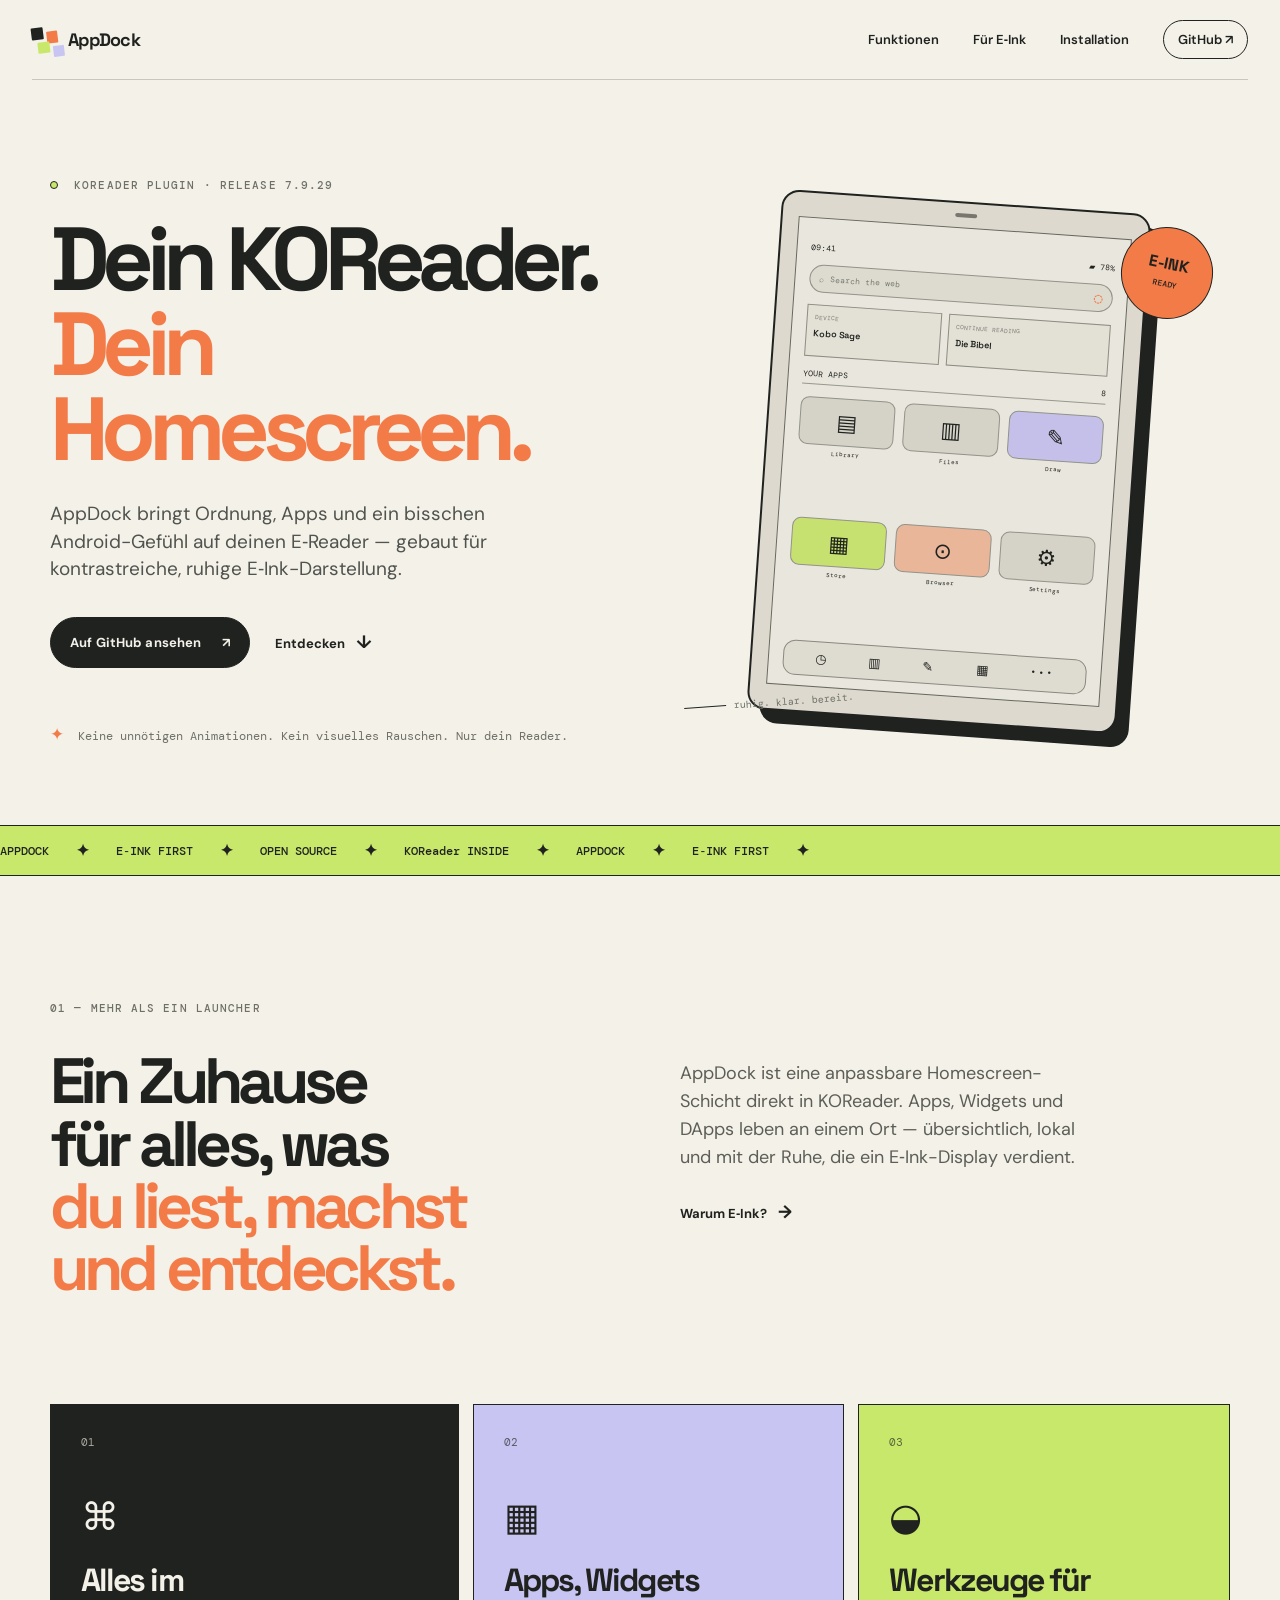
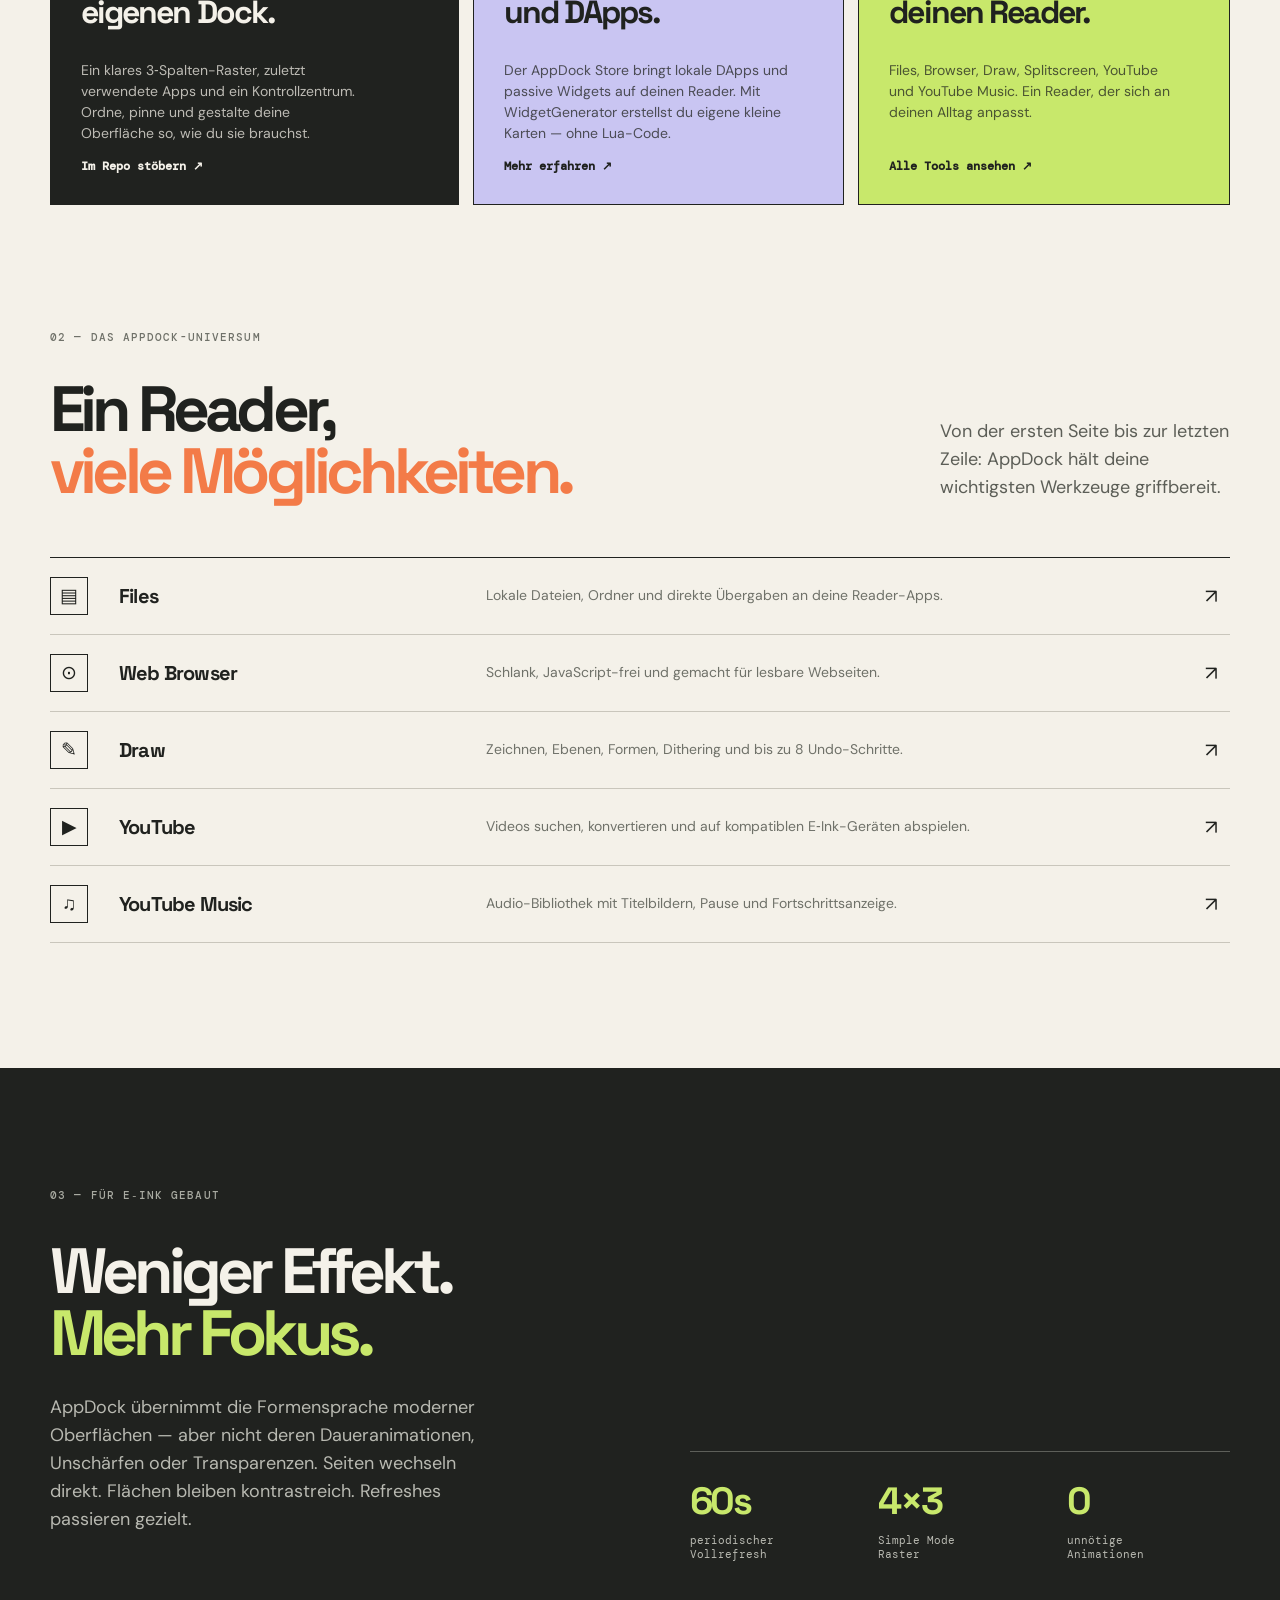
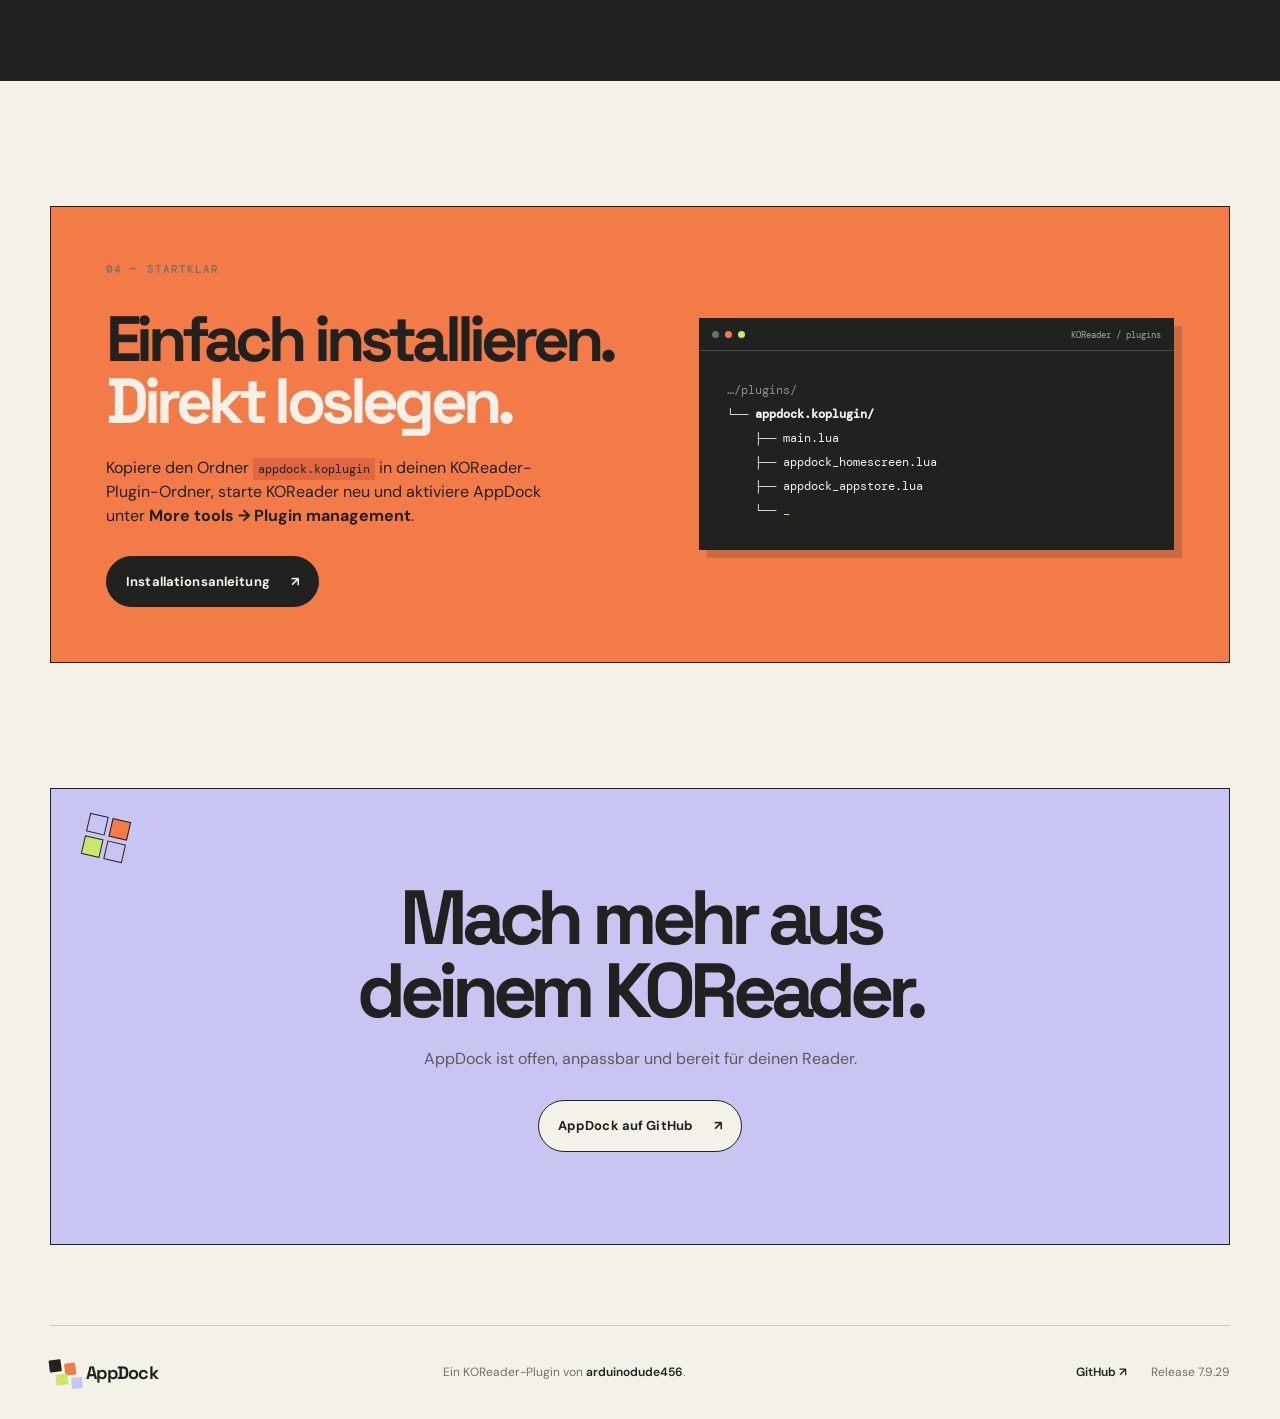
<file: index.html>
<!doctype html>
<html lang="de">
<head>
  <meta charset="utf-8">
  <meta name="viewport" content="width=device-width, initial-scale=1">
  <meta name="description" content="AppDock ist ein anpassbarer E-Ink-Homescreen für KOReader – mit DApps, Widgets, Store, Browser, Draw, Splitscreen und mehr.">
  <meta name="theme-color" content="#efece3">
  <title>AppDock — Dein KOReader. Dein Homescreen.</title>
  <link rel="stylesheet" href="styles.css">
</head>
<body>
  <div class="site-shell">
    <header class="topbar">
      <a class="brand" href="#top" aria-label="AppDock Startseite">
        <span class="brand-mark" aria-hidden="true"><i></i><i></i><i></i><i></i></span>
        <span>AppDock</span>
      </a>
      <nav class="nav" id="main-nav" aria-label="Hauptnavigation">
        <a href="#features">Funktionen</a>
        <a href="#eink">Für E‑Ink</a>
        <a href="install.html">Installation</a>
        <a class="nav-github" href="https://github.com/arduinodude456/appdock.koplugin" target="_blank" rel="noreferrer">GitHub <span>↗</span></a>
      </nav>
      <button class="menu-toggle" type="button" aria-expanded="false" aria-controls="main-nav">Menü</button>
    </header>

    <main id="top">
      <section class="hero section-wrap">
        <div class="hero-copy">
          <div class="eyebrow"><span class="status-dot"></span> KOReader Plugin · Release 7.9.29</div>
          <h1>Dein KOReader.<br><em>Dein Homescreen.</em></h1>
          <p class="hero-lede">AppDock bringt Ordnung, Apps und ein bisschen Android-Gefühl auf deinen E‑Reader — gebaut für kontrastreiche, ruhige E‑Ink-Darstellung.</p>
          <div class="hero-actions">
            <a class="button button-dark" href="https://github.com/arduinodude456/appdock.koplugin#installation" target="_blank" rel="noreferrer">Auf GitHub ansehen <span>↗</span></a>
            <a class="text-link" href="#features">Entdecken <span>↓</span></a>
          </div>
          <div class="hero-note"><span>✦</span> Keine unnötigen Animationen. Kein visuelles Rauschen. Nur dein Reader.</div>
        </div>
        <div class="hero-visual" aria-label="Illustration der AppDock-Oberfläche">
          <div class="sun-stamp">E‑INK<br><small>READY</small></div>
          <div class="reader-device">
            <div class="device-camera"></div>
            <div class="reader-screen">
              <div class="screen-status"><span>09:41</span><span>▰ 78%</span></div>
              <div class="screen-search"><span>⌕</span><span>Search the web</span><b>◌</b></div>
              <div class="screen-cards"><div><small>DEVICE</small><strong>Kobo Sage</strong></div><div><small>CONTINUE READING</small><strong>Die Bibel</strong></div></div>
              <div class="screen-label">YOUR APPS <span>8</span></div>
              <div class="app-grid">
                <div class="app-icon"><span class="icon icon-library">▤</span><small>Library</small></div>
                <div class="app-icon"><span class="icon icon-files">▥</span><small>Files</small></div>
                <div class="app-icon"><span class="icon icon-draw">✎</span><small>Draw</small></div>
                <div class="app-icon"><span class="icon icon-store">▦</span><small>Store</small></div>
                <div class="app-icon"><span class="icon icon-browser">⊙</span><small>Browser</small></div>
                <div class="app-icon"><span class="icon icon-settings">⚙</span><small>Settings</small></div>
              </div>
              <div class="screen-dock"><span>◷</span><span>▥</span><span>✎</span><span>▦</span><span class="dock-more">•••</span></div>
            </div>
          </div>
          <div class="visual-caption"><span class="caption-line"></span><span>ruhig. klar. bereit.</span></div>
        </div>
      </section>

      <section class="ticker" aria-label="AppDock Vorteile">
        <div class="ticker-track"><span>APPDOCK</span><b>✦</b><span>E‑INK FIRST</span><b>✦</b><span>OPEN SOURCE</span><b>✦</b><span>KOReader INSIDE</span><b>✦</b><span>APPDOCK</span><b>✦</b><span>E‑INK FIRST</span><b>✦</b></div>
      </section>

      <section class="intro section-wrap" id="features">
        <div class="section-kicker">01 — Mehr als ein Launcher</div>
        <div class="intro-grid">
          <h2>Ein Zuhause<br>für alles, was<br><em>du liest, machst<br>und entdeckst.</em></h2>
          <div class="intro-text"><p>AppDock ist eine anpassbare Homescreen-Schicht direkt in KOReader. Apps, Widgets und DApps leben an einem Ort — übersichtlich, lokal und mit der Ruhe, die ein E‑Ink-Display verdient.</p><a class="text-link" href="#eink">Warum E‑Ink? <span>→</span></a></div>
        </div>
      </section>

      <section class="feature-band section-wrap">
        <article class="feature-card feature-card-large"><div class="feature-number">01</div><div class="feature-symbol">⌘</div><h3>Alles im<br>eigenen Dock.</h3><p>Ein klares 3‑Spalten-Raster, zuletzt verwendete Apps und ein Kontrollzentrum. Ordne, pinne und gestalte deine Oberfläche so, wie du sie brauchst.</p><a href="https://github.com/arduinodude456/appdock.koplugin" target="_blank" rel="noreferrer">Im Repo stöbern ↗</a></article>
        <article class="feature-card feature-card-light"><div class="feature-number">02</div><div class="feature-symbol">▦</div><h3>Apps, Widgets<br>und DApps.</h3><p>Der AppDock Store bringt lokale DApps und passive Widgets auf deinen Reader. Mit WidgetGenerator erstellst du eigene kleine Karten — ohne Lua-Code.</p><a href="install.html">Mehr erfahren ↗</a></article>
        <article class="feature-card feature-card-accent"><div class="feature-number">03</div><div class="feature-symbol">◒</div><h3>Werkzeuge für<br>deinen Reader.</h3><p>Files, Browser, Draw, Splitscreen, YouTube und YouTube Music. Ein Reader, der sich an deinen Alltag anpasst.</p><a href="#tools">Alle Tools ansehen ↗</a></article>
      </section>

      <section class="ecosystem section-wrap" id="tools">
        <div class="section-kicker">02 — Das AppDock-Universum</div>
        <div class="ecosystem-heading"><h2>Ein Reader,<br><em>viele Möglichkeiten.</em></h2><p>Von der ersten Seite bis zur letzten Zeile: AppDock hält deine wichtigsten Werkzeuge griffbereit.</p></div>
        <div class="tool-list">
          <div class="tool-row"><span class="tool-icon">▤</span><strong>Files</strong><span class="tool-desc">Lokale Dateien, Ordner und direkte Übergaben an deine Reader-Apps.</span><span class="tool-arrow">↗</span></div>
          <div class="tool-row"><span class="tool-icon">⊙</span><strong>Web Browser</strong><span class="tool-desc">Schlank, JavaScript-frei und gemacht für lesbare Webseiten.</span><span class="tool-arrow">↗</span></div>
          <div class="tool-row"><span class="tool-icon">✎</span><strong>Draw</strong><span class="tool-desc">Zeichnen, Ebenen, Formen, Dithering und bis zu 8 Undo-Schritte.</span><span class="tool-arrow">↗</span></div>
          <div class="tool-row"><span class="tool-icon">▶</span><strong>YouTube</strong><span class="tool-desc">Videos suchen, konvertieren und auf kompatiblen E‑Ink-Geräten abspielen.</span><span class="tool-arrow">↗</span></div>
          <div class="tool-row"><span class="tool-icon">♫</span><strong>YouTube Music</strong><span class="tool-desc">Audio-Bibliothek mit Titelbildern, Pause und Fortschrittsanzeige.</span><span class="tool-arrow">↗</span></div>
        </div>
      </section>

      <section class="eink-section" id="eink">
        <div class="eink-inner section-wrap"><div class="section-kicker">03 — Für E‑Ink gebaut</div><div class="eink-content"><div><h2>Weniger Effekt.<br><em>Mehr Fokus.</em></h2><p>AppDock übernimmt die Formensprache moderner Oberflächen — aber nicht deren Daueranimationen, Unschärfen oder Transparenzen. Seiten wechseln direkt. Flächen bleiben kontrastreich. Refreshes passieren gezielt.</p></div><div class="eink-stats"><div><strong>60s</strong><span>periodischer<br>Vollrefresh</span></div><div><strong>4×3</strong><span>Simple Mode<br>Raster</span></div><div><strong>0</strong><span>unnötige<br>Animationen</span></div></div></div></div>
      </section>

      <section class="install section-wrap" id="install">
        <div class="install-card"><div class="install-copy"><div class="section-kicker">04 — Startklar</div><h2>Einfach installieren.<br><em>Direkt loslegen.</em></h2><p>Kopiere den Ordner <code>appdock.koplugin</code> in deinen KOReader-Plugin-Ordner, starte KOReader neu und aktiviere AppDock unter <strong>More tools → Plugin management</strong>.</p><a class="button button-dark" href="https://github.com/arduinodude456/appdock.koplugin#installation" target="_blank" rel="noreferrer">Installationsanleitung <span>↗</span></a></div><div class="terminal-card"><div class="terminal-top"><span></span><span></span><span></span><small>KOReader / plugins</small></div><div class="terminal-body"><span class="muted">…/plugins/</span><br><b>└── appdock.koplugin/</b><br>&nbsp;&nbsp;&nbsp;&nbsp;├── main.lua<br>&nbsp;&nbsp;&nbsp;&nbsp;├── appdock_homescreen.lua<br>&nbsp;&nbsp;&nbsp;&nbsp;├── appdock_appstore.lua<br>&nbsp;&nbsp;&nbsp;&nbsp;└── <span class="cursor">_</span></div></div></div>
      </section>

      <section class="final-cta section-wrap"><div class="cta-mark"><span></span><span></span><span></span><span></span></div><h2>Mach mehr aus<br>deinem KOReader.</h2><p>AppDock ist offen, anpassbar und bereit für deinen Reader.</p><a class="button button-light" href="https://github.com/arduinodude456/appdock.koplugin" target="_blank" rel="noreferrer">AppDock auf GitHub <span>↗</span></a></section>
    </main>

    <footer class="footer section-wrap"><div class="brand"><span class="brand-mark" aria-hidden="true"><i></i><i></i><i></i><i></i></span><span>AppDock</span></div><p>Ein KOReader-Plugin von <a href="https://github.com/arduinodude456" target="_blank" rel="noreferrer">arduinodude456</a>.</p><p class="footer-right"><a href="https://github.com/arduinodude456/appdock.koplugin" target="_blank" rel="noreferrer">GitHub ↗</a><span>Release 7.9.29</span></p></footer>
  </div>
  <script src="script.js"></script>
<script src="https://keepandroidopen.org/banner.js"></script>
</body>
</html>
</file>
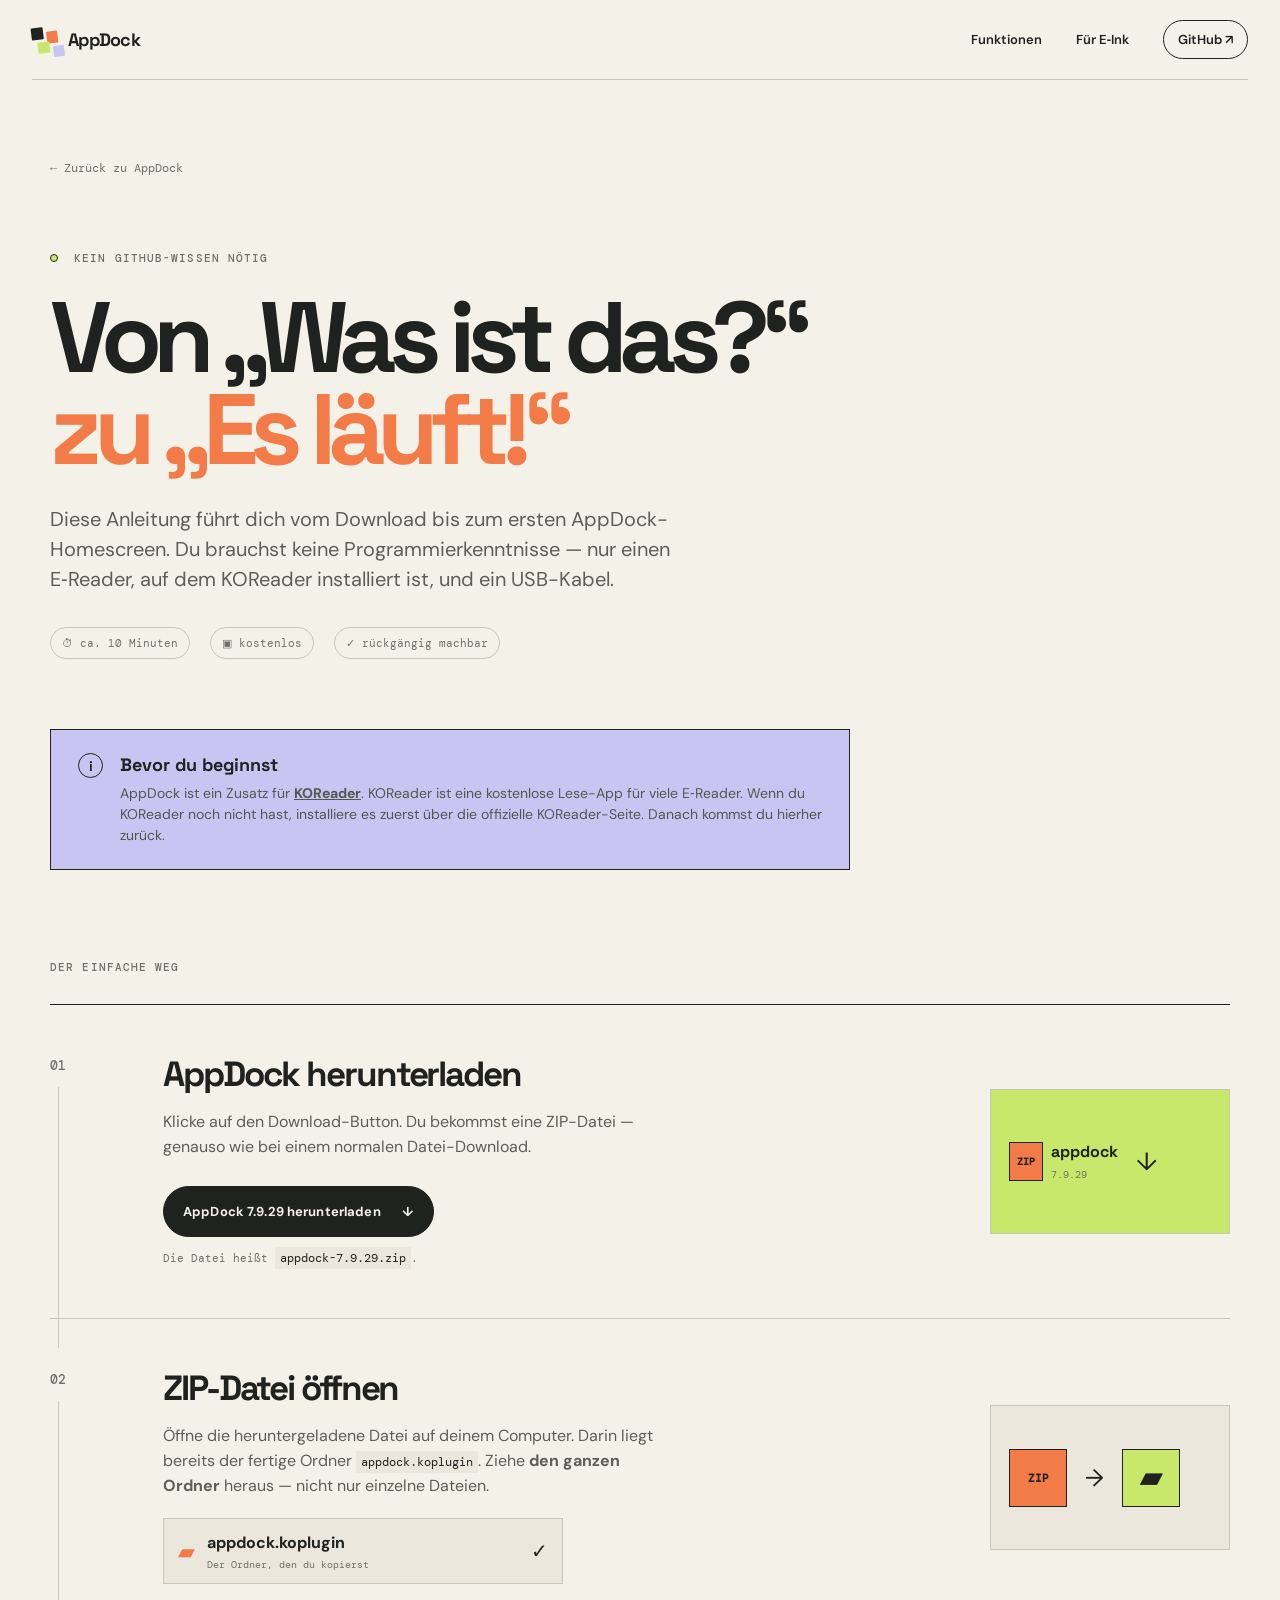
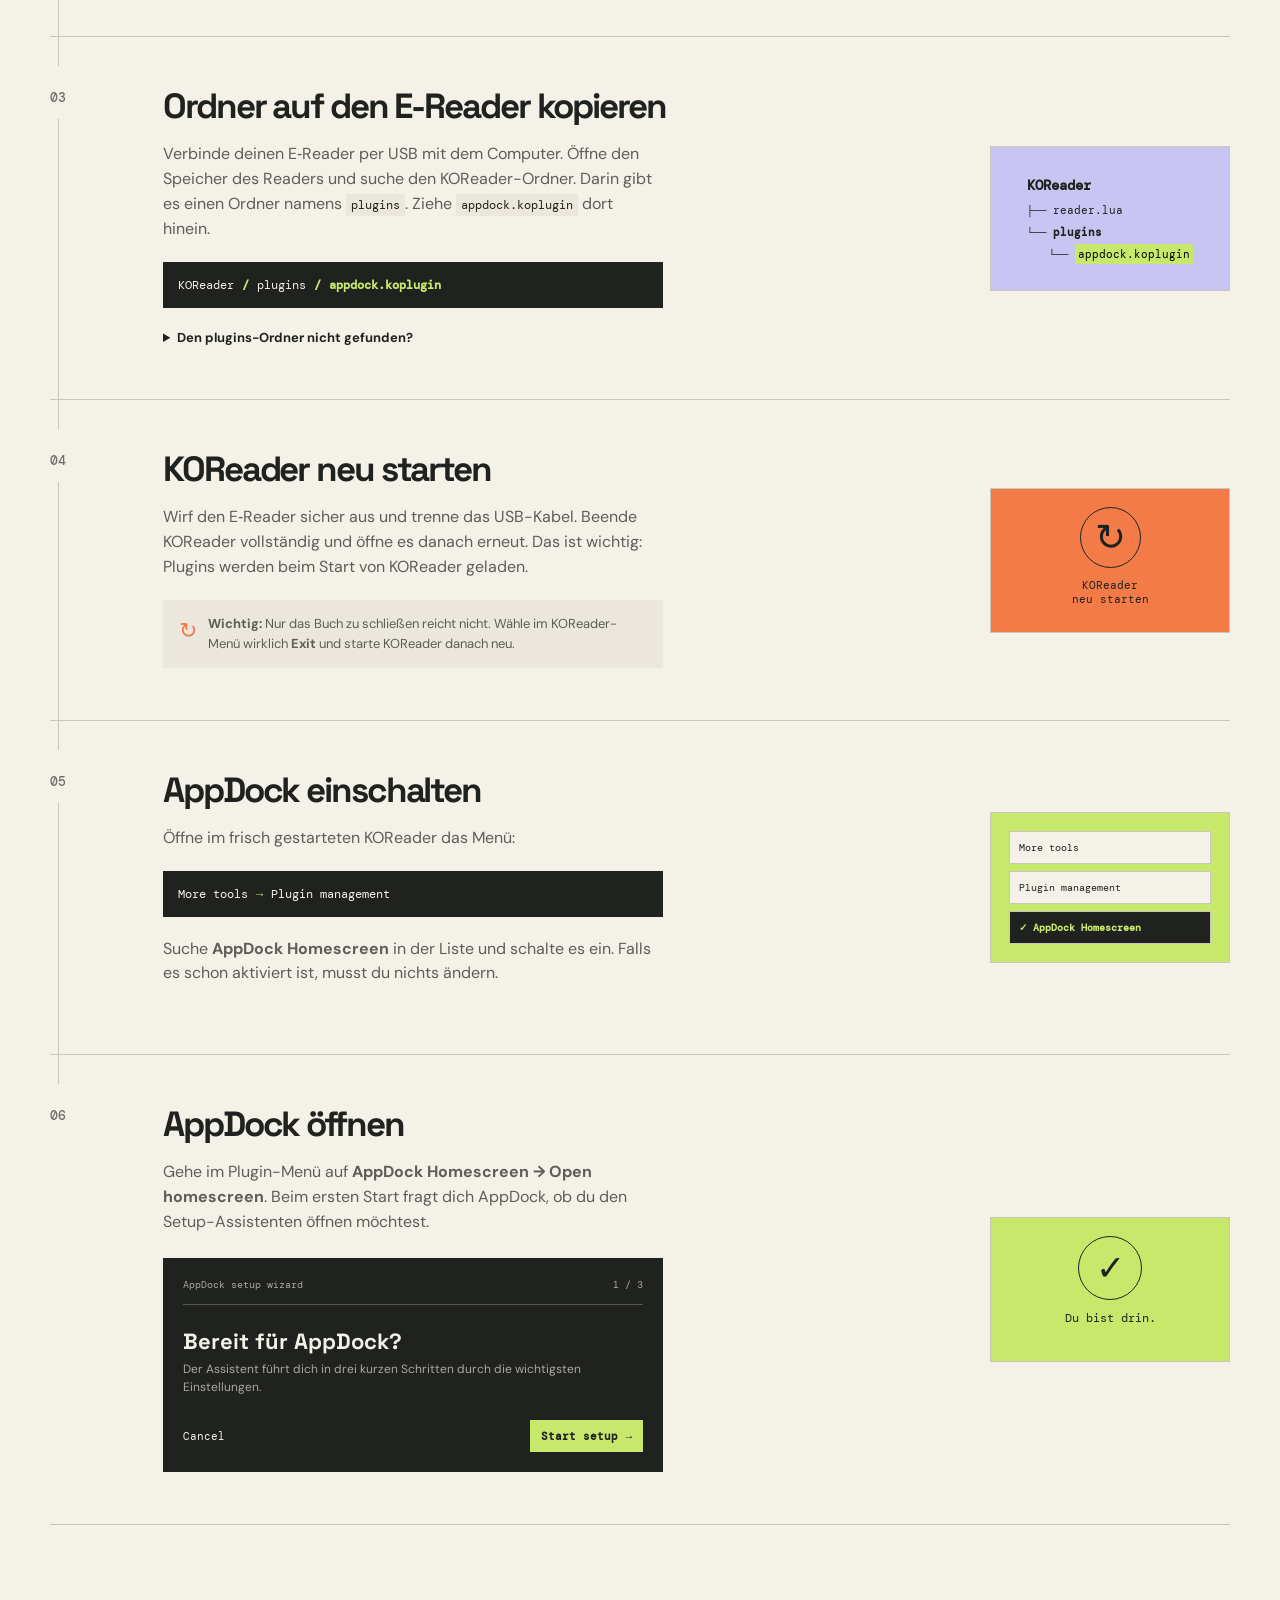
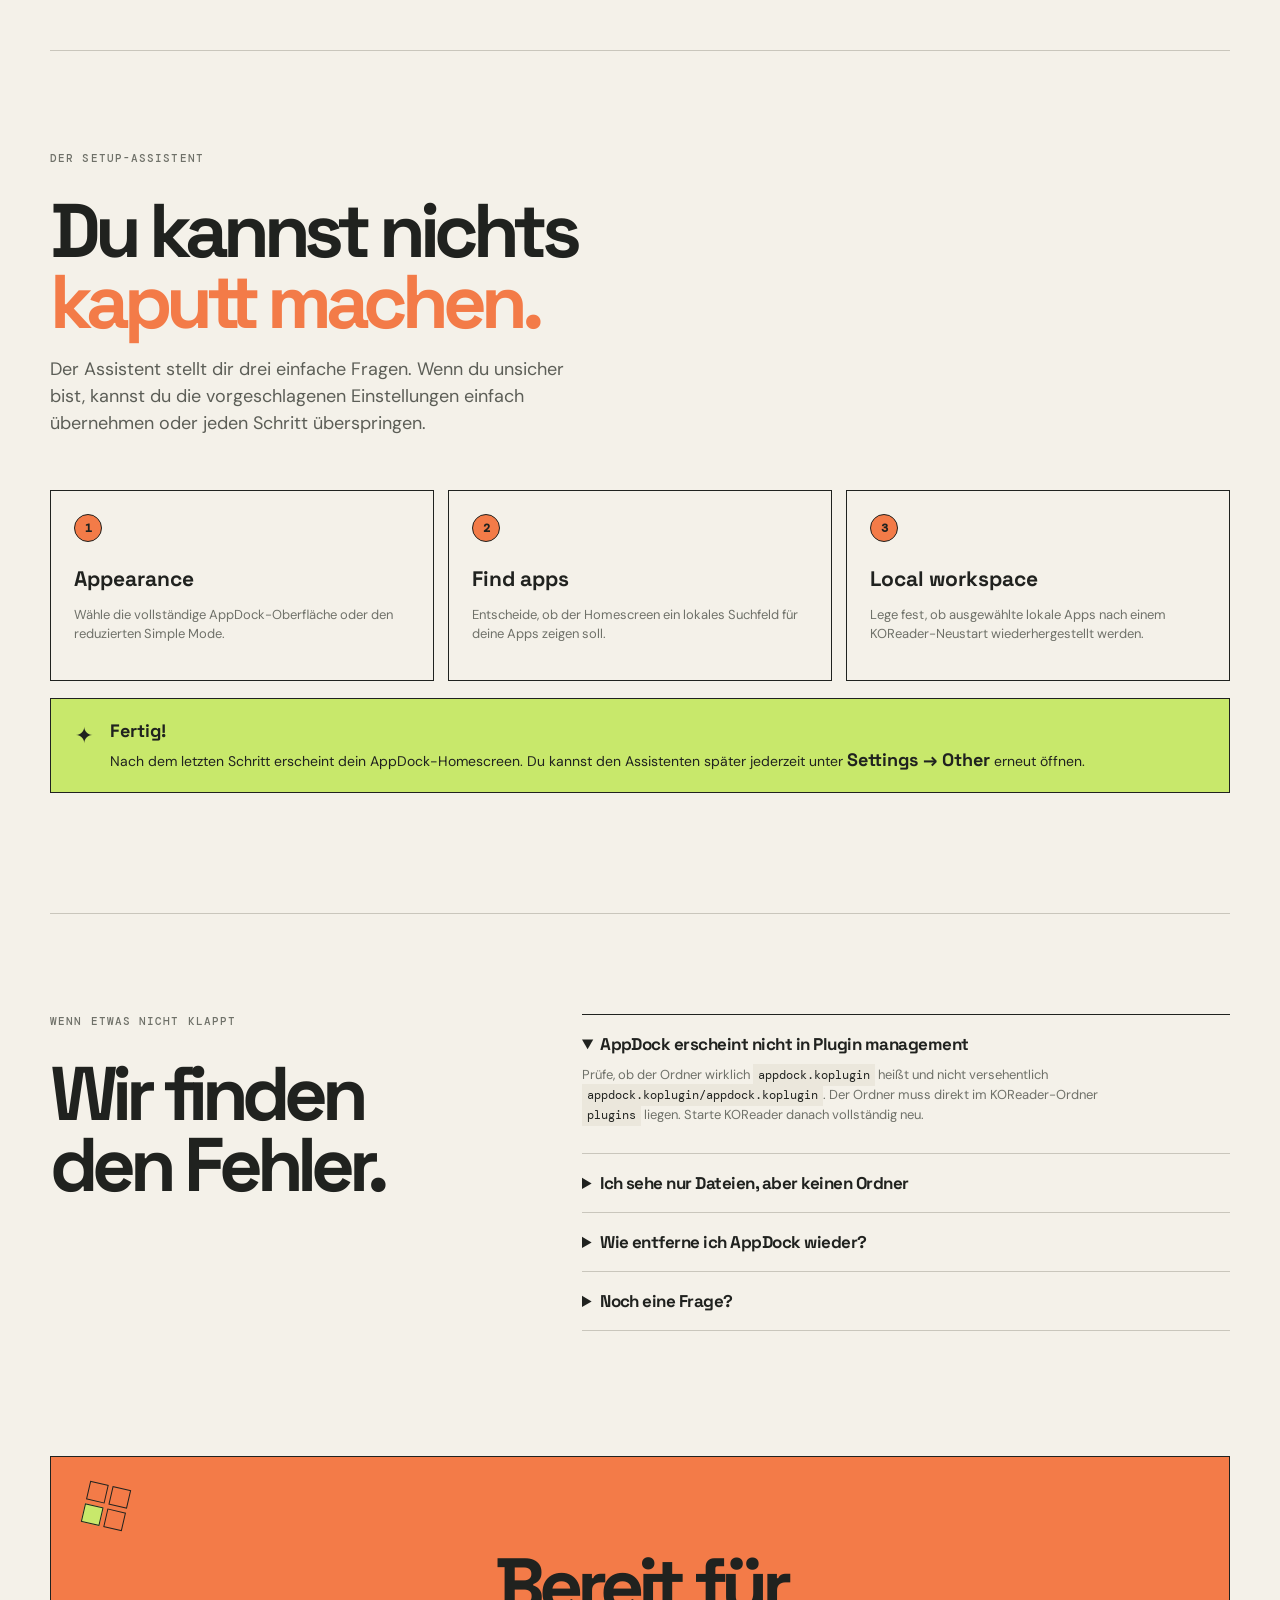
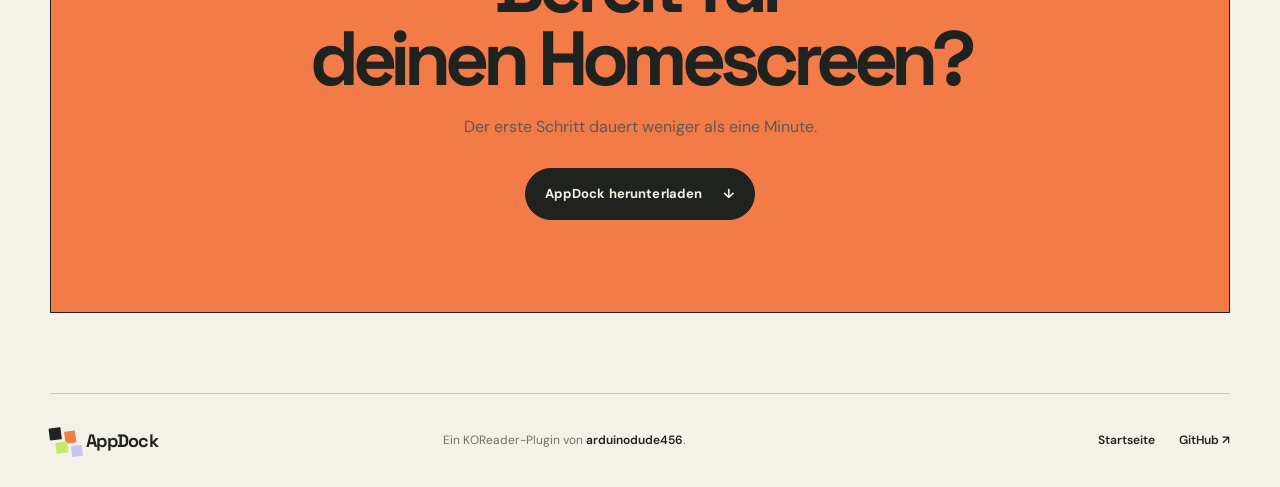
<file: install.html>
<!doctype html>
<html lang="de">
<head>
  <meta charset="utf-8">
  <meta name="viewport" content="width=device-width, initial-scale=1">
  <meta name="description" content="AppDock Schritt für Schritt installieren und den Setup-Assistenten starten.">
  <meta name="theme-color" content="#efece3">
  <title>AppDock einrichten — Schritt für Schritt</title>
  <link rel="stylesheet" href="styles.css">
  <link rel="stylesheet" href="install.css">
</head>
<body class="install-page">
  <div class="site-shell">
    <header class="topbar">
      <a class="brand" href="index.html#top" aria-label="AppDock Startseite"><span class="brand-mark" aria-hidden="true"><i></i><i></i><i></i><i></i></span><span>AppDock</span></a>
      <nav class="nav" id="main-nav" aria-label="Hauptnavigation"><a href="index.html#features">Funktionen</a><a href="index.html#eink">Für E‑Ink</a><a class="nav-github" href="https://github.com/arduinodude456/appdock.koplugin" target="_blank" rel="noreferrer">GitHub <span>↗</span></a></nav>
      <button class="menu-toggle" type="button" aria-expanded="false" aria-controls="main-nav">Menü</button>
    </header>

    <main>
      <section class="guide-hero section-wrap">
        <a class="back-link" href="index.html">← Zurück zu AppDock</a>
        <div class="eyebrow"><span class="status-dot"></span> Kein GitHub-Wissen nötig</div>
        <h1>Von „Was ist das?“<br><em>zu „Es läuft!“</em></h1>
        <p>Diese Anleitung führt dich vom Download bis zum ersten AppDock-Homescreen. Du brauchst keine Programmierkenntnisse — nur einen E‑Reader, auf dem KOReader installiert ist, und ein USB-Kabel.</p>
        <div class="guide-meta"><span>⏱ ca. 10 Minuten</span><span>▣ kostenlos</span><span>✓ rückgängig machbar</span></div>
      </section>

      <section class="prereq section-wrap"><div class="prereq-card"><div class="prereq-icon">i</div><div><strong>Bevor du beginnst</strong><p>AppDock ist ein Zusatz für <a href="https://koreader.rocks/" target="_blank" rel="noreferrer">KOReader</a>. KOReader ist eine kostenlose Lese-App für viele E‑Reader. Wenn du KOReader noch nicht hast, installiere es zuerst über die offizielle KOReader-Seite. Danach kommst du hierher zurück.</p></div></div></section>

      <section class="guide-steps section-wrap">
        <div class="section-kicker">Der einfache Weg</div>
        <div class="step-list">
          <article class="guide-step"><div class="step-rail"><span>01</span><i></i></div><div class="step-content"><h2>AppDock herunterladen</h2><p>Klicke auf den Download-Button. Du bekommst eine ZIP-Datei — genauso wie bei einem normalen Datei-Download.</p><a class="button button-dark" href="https://github.com/arduinodude456/appdock.koplugin/releases/download/v7.9.29/appdock-7.9.29.zip">AppDock 7.9.29 herunterladen <span>↓</span></a><small>Die Datei heißt <code>appdock-7.9.29.zip</code>.</small></div><div class="step-visual download-visual"><div class="download-file"><span>ZIP</span><b>appdock<br><small>7.9.29</small></b></div><div class="download-arrow">↓</div></div></article>
          <article class="guide-step"><div class="step-rail"><span>02</span><i></i></div><div class="step-content"><h2>ZIP-Datei öffnen</h2><p>Öffne die heruntergeladene Datei auf deinem Computer. Darin liegt bereits der fertige Ordner <code>appdock.koplugin</code>. Ziehe <strong>den ganzen Ordner</strong> heraus — nicht nur einzelne Dateien.</p><div class="folder-example"><span class="folder-icon">▰</span><div><strong>appdock.koplugin</strong><small>Der Ordner, den du kopierst</small></div><span class="check">✓</span></div></div><div class="step-visual unzip-visual"><div class="zip-box">ZIP</div><span>→</span><div class="folder-big">▰</div></div></article>
          <article class="guide-step"><div class="step-rail"><span>03</span><i></i></div><div class="step-content"><h2>Ordner auf den E‑Reader kopieren</h2><p>Verbinde deinen E‑Reader per USB mit dem Computer. Öffne den Speicher des Readers und suche den KOReader-Ordner. Darin gibt es einen Ordner namens <code>plugins</code>. Ziehe <code>appdock.koplugin</code> dort hinein.</p><div class="path-box"><span>KOReader</span><b>/</b><span>plugins</span><b>/</b><strong>appdock.koplugin</strong></div><details><summary>Den plugins-Ordner nicht gefunden?</summary><p>Suche nach dem Ordner, in dem auch die Datei <code>reader.lua</code> liegt. Dort sollte ein Ordner <code>plugins</code> liegen. Auf Kobo-Geräten befindet sich KOReader häufig unter <code>.adds/koreader/</code>. Kopiere AppDock in dessen Unterordner <code>plugins</code>.</p></details></div><div class="step-visual copy-visual"><div class="reader-folder"><span>KOReader</span><span class="folder-line">├── reader.lua</span><span class="folder-line">└── <b>plugins</b></span><span class="folder-line indent">└── <mark>appdock.koplugin</mark></span></div></div></article>
          <article class="guide-step"><div class="step-rail"><span>04</span><i></i></div><div class="step-content"><h2>KOReader neu starten</h2><p>Wirf den E‑Reader sicher aus und trenne das USB-Kabel. Beende KOReader vollständig und öffne es danach erneut. Das ist wichtig: Plugins werden beim Start von KOReader geladen.</p><div class="tip-box"><span>↻</span><p><strong>Wichtig:</strong> Nur das Buch zu schließen reicht nicht. Wähle im KOReader-Menü wirklich <strong>Exit</strong> und starte KOReader danach neu.</p></div></div><div class="step-visual restart-visual"><div class="restart-ring">↻</div><span>KOReader<br>neu starten</span></div></article>
          <article class="guide-step"><div class="step-rail"><span>05</span><i></i></div><div class="step-content"><h2>AppDock einschalten</h2><p>Öffne im frisch gestarteten KOReader das Menü:</p><div class="menu-path"><span>More tools</span><b>→</b><span>Plugin management</span></div><p>Suche <strong>AppDock Homescreen</strong> in der Liste und schalte es ein. Falls es schon aktiviert ist, musst du nichts ändern.</p></div><div class="step-visual menu-visual"><div class="mini-menu"><span>More tools</span><span>Plugin management</span><strong>✓ AppDock Homescreen</strong></div></div></article>
          <article class="guide-step last-step"><div class="step-rail"><span>06</span><i></i></div><div class="step-content"><h2>AppDock öffnen</h2><p>Gehe im Plugin-Menü auf <strong>AppDock Homescreen → Open homescreen</strong>. Beim ersten Start fragt dich AppDock, ob du den Setup-Assistenten öffnen möchtest.</p><div class="wizard-card"><div class="wizard-top"><span>AppDock setup wizard</span><span>1 / 3</span></div><h3>Bereit für AppDock?</h3><p>Der Assistent führt dich in drei kurzen Schritten durch die wichtigsten Einstellungen.</p><div class="wizard-actions"><span>Cancel</span><strong>Start setup →</strong></div></div></div><div class="step-visual done-visual"><div class="done-mark">✓</div><span>Du bist drin.</span></div></article>
        </div>
      </section>

      <section class="wizard-guide section-wrap"><div class="section-kicker">Der Setup-Assistent</div><h2>Du kannst nichts<br><em>kaputt machen.</em></h2><p class="wizard-lede">Der Assistent stellt dir drei einfache Fragen. Wenn du unsicher bist, kannst du die vorgeschlagenen Einstellungen einfach übernehmen oder jeden Schritt überspringen.</p><div class="wizard-options"><div><span>1</span><strong>Appearance</strong><p>Wähle die vollständige AppDock-Oberfläche oder den reduzierten Simple Mode.</p></div><div><span>2</span><strong>Find apps</strong><p>Entscheide, ob der Homescreen ein lokales Suchfeld für deine Apps zeigen soll.</p></div><div><span>3</span><strong>Local workspace</strong><p>Lege fest, ob ausgewählte lokale Apps nach einem KOReader-Neustart wiederhergestellt werden.</p></div></div><div class="success-banner"><span>✦</span><div><strong>Fertig!</strong><p>Nach dem letzten Schritt erscheint dein AppDock-Homescreen. Du kannst den Assistenten später jederzeit unter <strong>Settings → Other</strong> erneut öffnen.</p></div></div></section>

      <section class="help-section section-wrap"><div><div class="section-kicker">Wenn etwas nicht klappt</div><h2>Wir finden<br>den Fehler.</h2></div><div class="help-list"><details open><summary>AppDock erscheint nicht in Plugin management</summary><p>Prüfe, ob der Ordner wirklich <code>appdock.koplugin</code> heißt und nicht versehentlich <code>appdock.koplugin/appdock.koplugin</code>. Der Ordner muss direkt im KOReader-Ordner <code>plugins</code> liegen. Starte KOReader danach vollständig neu.</p></details><details><summary>Ich sehe nur Dateien, aber keinen Ordner</summary><p>Öffne die ZIP-Datei und ziehe den Ordner auf deinen Computer. Kopiere anschließend den Ordner — nicht die ZIP-Datei — auf den Reader.</p></details><details><summary>Wie entferne ich AppDock wieder?</summary><p>Beende KOReader, lösche den Ordner <code>appdock.koplugin</code> aus dem KOReader-Ordner <code>plugins</code> und starte KOReader neu.</p></details><details><summary>Noch eine Frage?</summary><p>Öffne ein Issue im <a href="https://github.com/arduinodude456/appdock.koplugin/issues" target="_blank" rel="noreferrer">AppDock GitHub-Repository</a> oder lies die vollständige technische Dokumentation.</p></details></div></section>

      <section class="final-cta section-wrap"><div class="cta-mark"><span></span><span></span><span></span><span></span></div><h2>Bereit für<br>deinen Homescreen?</h2><p>Der erste Schritt dauert weniger als eine Minute.</p><a class="button button-dark" href="https://github.com/arduinodude456/appdock.koplugin/releases/download/v7.9.29/appdock-7.9.29.zip">AppDock herunterladen <span>↓</span></a></section>
    </main>
    <footer class="footer section-wrap"><div class="brand"><span class="brand-mark" aria-hidden="true"><i></i><i></i><i></i><i></i></span><span>AppDock</span></div><p>Ein KOReader-Plugin von <a href="https://github.com/arduinodude456" target="_blank" rel="noreferrer">arduinodude456</a>.</p><p class="footer-right"><a href="index.html">Startseite</a><a href="https://github.com/arduinodude456/appdock.koplugin" target="_blank" rel="noreferrer">GitHub ↗</a></p></footer>
  </div>
  <script src="script.js"></script>
<script src="https://keepandroidopen.org/banner.js"></script>
</body>
</html>
</file>
<file: styles.css>
@import url('https://fonts.googleapis.com/css2?family=DM+Mono:wght@400;500&family=DM+Sans:wght@400;500;600;700&family=Space+Grotesk:wght@500;600;700&display=swap');
:root{--paper:#f4f1e9;--paper-2:#ebe7dc;--ink:#20221f;--muted:#6f7169;--line:#c9c6bc;--lime:#c8e86b;--lav:#c9c5f2;--orange:#f37b48;--radius:2px;--sans:'DM Sans',sans-serif;--display:'Space Grotesk',sans-serif;--mono:'DM Mono',monospace}*{box-sizing:border-box}html{scroll-behavior:smooth}body{margin:0;background:var(--paper);color:var(--ink);font-family:var(--sans);font-size:16px;line-height:1.5}.site-shell{overflow:hidden}.section-wrap{width:min(1180px,calc(100% - 64px));margin-inline:auto}.topbar{height:80px;width:min(1280px,calc(100% - 64px));margin:auto;display:flex;align-items:center;justify-content:space-between;border-bottom:1px solid var(--line)}.brand{display:flex;align-items:center;gap:10px;color:var(--ink);text-decoration:none;font:700 18px var(--display);letter-spacing:-.04em}.brand-mark{width:26px;height:26px;display:grid;grid-template-columns:repeat(2,1fr);gap:3px;transform:rotate(-7deg)}.brand-mark i{background:var(--ink);display:block;border-radius:1px}.brand-mark i:nth-child(2){background:var(--orange);transform:translateY(5px)}.brand-mark i:nth-child(3){background:var(--lime);transform:translateX(5px)}.brand-mark i:nth-child(4){background:var(--lav);transform:translate(5px,5px)}.nav{display:flex;align-items:center;gap:34px;font-size:13px;font-weight:600}.nav a,.footer a{color:inherit;text-decoration:none}.nav a:hover,.footer a:hover,.text-link:hover{opacity:.62}.nav-github{border:1px solid var(--ink);padding:9px 14px;border-radius:999px}.menu-toggle{display:none;background:transparent;border:1px solid var(--ink);border-radius:999px;padding:9px 13px;font:600 13px var(--sans)}.hero{min-height:660px;padding:98px 0 80px;display:grid;grid-template-columns:1fr 1fr;gap:55px;align-items:center}.eyebrow,.section-kicker{font:500 11px var(--mono);text-transform:uppercase;letter-spacing:.1em;color:var(--muted)}.status-dot{display:inline-block;background:var(--lime);width:8px;height:8px;border:1px solid var(--ink);border-radius:50%;margin-right:8px}.hero h1{font:700 clamp(55px,7vw,96px)/.95 var(--display);letter-spacing:-.085em;margin:25px 0 28px;max-width:640px}.hero h1 em,.intro h2 em,.ecosystem-heading h2 em,.eink-content h2 em,.install-card h2 em{color:var(--orange);font-style:normal}.hero-lede{font-size:19px;line-height:1.45;max-width:480px;color:#51534e}.hero-actions{display:flex;gap:25px;align-items:center;margin-top:34px}.button{display:inline-flex;gap:21px;align-items:center;text-decoration:none;font-weight:700;font-size:13px;letter-spacing:.01em;padding:15px 19px;border:1px solid var(--ink);border-radius:999px;transition:transform .2s,box-shadow .2s}.button:hover{transform:translateY(-3px);box-shadow:4px 4px 0 var(--ink)}.button-dark{background:var(--ink);color:var(--paper)}.button-light{background:var(--paper);color:var(--ink)}.text-link{color:var(--ink);font-size:13px;font-weight:700;text-decoration:none}.text-link span{font-size:18px;margin-left:8px}.hero-note{font:12px var(--mono);color:var(--muted);margin-top:55px}.hero-note span{color:var(--orange);font-size:17px;margin-right:7px}.hero-visual{position:relative;min-height:485px;display:flex;align-items:center;justify-content:center}.reader-device{position:relative;width:min(370px,76%);aspect-ratio:.71;background:#ddd9ce;border:2px solid var(--ink);border-radius:18px;box-shadow:13px 13px 0 var(--ink);transform:rotate(4deg);padding:24px 16px}.device-camera{position:absolute;top:10px;left:50%;width:22px;height:4px;background:#77766f;border-radius:5px;transform:translateX(-50%)}.reader-screen{height:100%;border:1px solid #67685f;background:#e9e6dd;padding:24px 14px 10px;display:flex;flex-direction:column;gap:12px}.screen-status,.screen-search,.screen-cards,.screen-label,.screen-dock{font:8px var(--mono)}.screen-status{display:flex;justify-content:space-between}.screen-search{height:28px;background:#dddacf;border:1px solid #93938a;border-radius:20px;display:flex;align-items:center;gap:6px;padding:0 9px;color:#777970}.screen-search b{margin-left:auto;font-size:11px;color:var(--orange)}.screen-cards{display:grid;grid-template-columns:1fr 1.2fr;gap:7px}.screen-cards>div{border:1px solid #8d8d83;padding:8px 7px;min-height:52px;background:#e3e0d6}.screen-cards small{display:block;color:#7c7d74;font-size:6px;margin-bottom:6px}.screen-cards strong{font:600 9px var(--display)}.screen-label{border-bottom:1px solid #98988e;padding-bottom:5px}.screen-label span{float:right}.app-grid{display:grid;grid-template-columns:repeat(3,1fr);gap:9px;flex:1}.app-icon{text-align:center;font:7px var(--mono)}.app-icon small{display:block;margin-top:4px}.icon{display:grid;place-items:center;height:48px;background:#d5d2c7;border:1px solid #92938a;border-radius:9px;font:22px var(--display)}.icon-draw{background:#c4c0e9}.icon-store{background:#c6e16f}.icon-browser{background:#eab699}.screen-dock{border:1px solid #898981;border-radius:12px;padding:8px 10px;display:flex;justify-content:space-around;background:#dedbd1;font-size:13px}.dock-more{font-size:10px;letter-spacing:2px}.sun-stamp{position:absolute;right:3%;top:5%;background:var(--orange);width:92px;height:92px;border:1px solid var(--ink);border-radius:50%;display:grid;place-content:center;text-align:center;font:700 16px/.9 var(--display);transform:rotate(12deg);z-index:2}.sun-stamp small{font:500 8px var(--mono);margin-top:7px}.visual-caption{position:absolute;bottom:13px;left:3%;display:flex;align-items:center;gap:8px;font:10px var(--mono);color:var(--muted);transform:rotate(-4deg)}.caption-line{width:42px;height:1px;background:var(--ink)}.ticker{border-block:1px solid var(--ink);overflow:hidden;background:var(--lime);padding:14px 0}.ticker-track{width:max-content;display:flex;align-items:center;gap:27px;font:500 12px var(--mono);animation:marquee 28s linear infinite}.ticker b{font-size:16px}@keyframes marquee{to{transform:translateX(-30%)}}.intro{padding:125px 0 105px}.intro-grid{display:grid;grid-template-columns:1fr 1fr;gap:80px;margin-top:35px}.intro h2,.ecosystem-heading h2,.eink-content h2,.install-card h2{font:700 clamp(43px,5vw,69px)/.97 var(--display);letter-spacing:-.075em;margin:0}.intro-text{padding-top:10px;max-width:420px}.intro-text p,.ecosystem-heading p,.eink-content p{font-size:18px;line-height:1.55;color:#5c5e57;margin:0 0 27px}.feature-band{display:grid;grid-template-columns:1.1fr 1fr 1fr;gap:14px;padding-bottom:125px}.feature-card{min-height:390px;padding:30px;display:flex;flex-direction:column;border:1px solid var(--ink)}.feature-card-large{background:var(--ink);color:var(--paper)}.feature-card-light{background:var(--lav)}.feature-card-accent{background:var(--lime)}.feature-number{font:11px var(--mono);opacity:.65}.feature-symbol{font-size:38px;margin:40px 0 18px}.feature-card h3{font:700 32px/1 var(--display);letter-spacing:-.06em;margin:0 0 18px}.feature-card p{font-size:14px;max-width:285px;color:inherit;opacity:.74}.feature-card a{margin-top:auto;color:inherit;font:600 12px var(--mono);text-decoration:none}.ecosystem{padding:0 0 125px}.ecosystem-heading{display:flex;align-items:end;justify-content:space-between;gap:60px;margin:34px 0 55px}.ecosystem-heading p{max-width:290px;margin:0}.tool-list{border-top:1px solid var(--ink)}.tool-row{display:grid;grid-template-columns:54px 1fr 2fr 25px;align-items:center;gap:15px;border-bottom:1px solid var(--line);padding:19px 0}.tool-row:hover{background:var(--paper-2)}.tool-icon{display:grid;place-items:center;border:1px solid var(--ink);width:38px;height:38px;font-size:19px}.tool-row strong{font:700 20px var(--display);letter-spacing:-.04em}.tool-desc{font-size:14px;color:var(--muted)}.tool-arrow{font-size:20px}.eink-section{background:var(--ink);color:var(--paper);padding:120px 0}.eink-inner .section-kicker{color:#a8aaa1}.eink-content{display:grid;grid-template-columns:1fr 1fr;gap:100px;align-items:end;margin-top:38px}.eink-content h2 em{color:var(--lime)}.eink-content p{color:#b8b9b1;max-width:450px;margin-top:30px}.eink-stats{display:grid;grid-template-columns:repeat(3,1fr);gap:25px;border-top:1px solid #5d5f59;padding-top:25px}.eink-stats div{display:flex;flex-direction:column;gap:8px}.eink-stats strong{font:700 38px var(--display);color:var(--lime);letter-spacing:-.07em}.eink-stats span{font:11px var(--mono);color:#b8b9b1}.install{padding:125px 0}.install-card{display:grid;grid-template-columns:1.1fr 1fr;gap:70px;background:var(--orange);border:1px solid var(--ink);padding:55px}.install-card h2{margin:32px 0 24px}.install-card h2 em{color:var(--paper)}.install-card p{max-width:445px;margin-bottom:28px}.install-card code{font:12px var(--mono);background:#df6840;padding:3px 5px}.terminal-card{align-self:center;background:var(--ink);color:var(--paper);border:1px solid var(--ink);box-shadow:8px 8px 0 rgba(32,34,31,.18)}.terminal-top{height:32px;border-bottom:1px solid #4c4e48;display:flex;gap:6px;align-items:center;padding:0 12px}.terminal-top>span{width:7px;height:7px;background:#6f7169;border-radius:50%}.terminal-top>span:nth-child(2){background:var(--orange)}.terminal-top>span:nth-child(3){background:var(--lime)}.terminal-top small{font:9px var(--mono);margin-left:auto;color:#a7a9a0}.terminal-body{padding:27px;font:12px/2 var(--mono)}.muted{color:#8f9189}.cursor{color:var(--lime);animation:blink 1s infinite}@keyframes blink{50%{opacity:0}}.final-cta{background:var(--lav);border:1px solid var(--ink);text-align:center;padding:92px 20px;margin-bottom:80px;position:relative}.cta-mark{position:absolute;top:28px;left:34px;width:42px;height:42px;display:grid;grid-template-columns:1fr 1fr;gap:4px;transform:rotate(13deg)}.cta-mark span{border:1px solid var(--ink)}.cta-mark span:nth-child(2){background:var(--orange)}.cta-mark span:nth-child(3){background:var(--lime)}.final-cta h2{font:700 clamp(46px,6vw,78px)/.95 var(--display);letter-spacing:-.08em;margin:0 0 20px}.final-cta p{color:#595b55;margin-bottom:29px}.footer{min-height:94px;border-top:1px solid var(--line);display:grid;grid-template-columns:1fr 1fr 1fr;align-items:center;font-size:12px;color:var(--muted)}.footer p{margin:0}.footer-right{display:flex;justify-content:flex-end;gap:24px}.footer a{color:var(--ink);font-weight:600}@media(max-width:800px){.section-wrap{width:min(100% - 38px,560px)}.topbar{width:calc(100% - 38px);height:68px}.nav{display:none;position:absolute;top:68px;left:19px;right:19px;background:var(--paper);border:1px solid var(--ink);z-index:10;padding:18px;flex-direction:column;align-items:flex-start;gap:18px}.nav.is-open{display:flex}.menu-toggle{display:block}.hero{padding:70px 0 55px;display:flex;flex-direction:column;gap:25px;align-items:stretch}.hero h1{font-size:60px}.hero-lede{font-size:17px}.hero-note{margin-top:38px}.hero-visual{min-height:470px}.reader-device{width:285px}.sun-stamp{right:2%;top:1%}.intro{padding:85px 0 65px}.intro-grid,.eink-content,.install-card{grid-template-columns:1fr;gap:35px}.intro h2,.ecosystem-heading h2,.eink-content h2,.install-card h2{font-size:51px}.feature-band{grid-template-columns:1fr;padding-bottom:85px}.feature-card{min-height:330px}.ecosystem{padding-bottom:85px}.ecosystem-heading{display:block;margin-bottom:35px}.ecosystem-heading p{margin-top:25px}.tool-row{grid-template-columns:44px 1fr 25px}.tool-desc{grid-column:2 / 3}.tool-arrow{grid-column:3;grid-row:1}.eink-section{padding:85px 0}.eink-stats{gap:15px}.eink-stats strong{font-size:30px}.install{padding:85px 0}.install-card{padding:30px 24px}.terminal-card{margin-top:10px}.final-cta{margin-bottom:50px;padding:75px 18px}.footer{grid-template-columns:1fr;gap:16px;padding:28px 0}.footer-right{justify-content:flex-start;flex-wrap:wrap}.cta-mark{left:19px}}@media(max-width:400px){.hero h1{font-size:51px}.reader-device{width:250px}.sun-stamp{width:75px;height:75px;font-size:13px}.feature-card h3{font-size:28px}}
</file>
<file: install.css>
.guide-hero{padding:75px 0 70px}.back-link{display:inline-block;color:var(--muted);font:12px var(--mono);text-decoration:none;margin-bottom:75px}.back-link:hover{color:var(--ink)}.guide-hero h1{font:700 clamp(56px,8vw,100px)/.92 var(--display);letter-spacing:-.085em;margin:27px 0 28px}.guide-hero h1 em,.wizard-guide h2 em,.help-section h2 em{font-style:normal;color:var(--orange)}.guide-hero>p{font-size:20px;line-height:1.5;max-width:625px;color:#5c5e57}.guide-meta{display:flex;gap:20px;flex-wrap:wrap;margin-top:33px;font:11px var(--mono);color:var(--muted)}.guide-meta span{border:1px solid var(--line);padding:8px 11px;border-radius:99px}.prereq{padding-bottom:60px}.prereq-card{display:flex;gap:17px;align-items:flex-start;background:var(--lav);border:1px solid var(--ink);padding:23px 27px;max-width:800px}.prereq-icon{display:grid;place-items:center;border:1px solid var(--ink);border-radius:50%;width:25px;height:25px;font:700 14px var(--display);flex:none}.prereq-card strong{font:700 18px var(--display)}.prereq-card p{margin:5px 0 0;font-size:14px;color:#555750}.prereq-card a,.help-list a{color:inherit;font-weight:700}.guide-steps{padding:30px 0 125px}.step-list{margin-top:30px;border-top:1px solid var(--ink)}.guide-step{display:grid;grid-template-columns:85px 1.2fr .8fr;gap:28px;padding:52px 0;border-bottom:1px solid var(--line);min-height:285px}.step-rail{position:relative;font:500 13px var(--mono);color:var(--muted)}.step-rail i{display:block;width:1px;background:var(--line);height:calc(100% + 52px);position:absolute;left:8px;top:30px}.last-step .step-rail i{display:none}.step-content h2{font:700 35px/1 var(--display);letter-spacing:-.06em;margin:0 0 18px}.step-content p{font-size:16px;line-height:1.55;color:#5c5e57;max-width:500px}.step-content code,.help-list code{font:12px var(--mono);background:var(--paper-2);padding:3px 5px;color:var(--ink)}.step-content small{display:block;color:var(--muted);font:11px var(--mono);margin-top:13px}.step-content .button{margin-top:10px}.step-visual{align-self:center;justify-self:end;width:240px;min-height:145px;display:grid;place-items:center;background:var(--paper-2);border:1px solid var(--line);padding:18px}.download-visual{background:var(--lime);display:flex;gap:18px;align-items:center}.download-file{display:flex;align-items:center;gap:8px;font:700 16px var(--display)}.download-file span{background:var(--orange);border:1px solid var(--ink);padding:12px 7px;font:700 10px var(--mono)}.download-file small{font:10px var(--mono);color:var(--muted)}.download-arrow{font-size:25px}.unzip-visual{display:flex;gap:18px;font-size:24px}.zip-box,.folder-big{display:grid;place-items:center;border:1px solid var(--ink);height:58px;width:58px;font:700 11px var(--mono)}.zip-box{background:var(--orange)}.folder-big{background:var(--lime);font-size:28px}.folder-example{display:flex;align-items:center;gap:12px;max-width:400px;border:1px solid var(--line);padding:12px 14px;margin-top:20px;background:var(--paper-2)}.folder-icon{font-size:22px;color:var(--orange)}.folder-example strong,.folder-example small{display:block}.folder-example small{font:10px var(--mono);color:var(--muted);margin-top:3px}.check{margin-left:auto;font-size:20px}.path-box,.menu-path{display:flex;align-items:center;flex-wrap:wrap;gap:8px;margin:20px 0;padding:15px;background:var(--ink);color:var(--paper);font:12px var(--mono);max-width:500px}.path-box b,.menu-path b{color:var(--lime)}.path-box strong{color:var(--lime)}details{max-width:570px;margin-top:15px}summary{cursor:pointer;font-weight:700;font-size:13px}details p{font-size:13px!important;margin:10px 0}.copy-visual{background:var(--lav)}.reader-folder{font:11px/2 var(--mono);display:flex;flex-direction:column}.reader-folder span:first-child{font-weight:700;font-size:14px}.reader-folder .indent{padding-left:22px}.reader-folder mark{background:var(--lime);padding:3px}.tip-box{display:flex;gap:11px;align-items:flex-start;max-width:500px;background:var(--paper-2);padding:14px 16px;margin-top:20px}.tip-box>span{font-size:22px;color:var(--orange)}.tip-box p{margin:0;font-size:13px}.restart-visual{background:var(--orange);display:flex;flex-direction:column;gap:10px;font:11px var(--mono);text-align:center}.restart-ring{border:1px solid var(--ink);border-radius:50%;width:61px;height:61px;display:grid;place-items:center;font-size:37px}.menu-visual{background:var(--lime)}.mini-menu{width:100%;display:flex;flex-direction:column;gap:7px;font:10px var(--mono)}.mini-menu span,.mini-menu strong{border:1px solid var(--line);padding:9px;background:var(--paper)}.mini-menu strong{background:var(--ink);color:var(--lime)}.done-visual{background:var(--lime);display:flex;flex-direction:column;gap:10px;font:12px var(--mono)}.done-mark{width:64px;height:64px;border:1px solid var(--ink);border-radius:50%;display:grid;place-items:center;font:35px var(--display)}.wizard-card{max-width:500px;background:var(--ink);color:var(--paper);padding:20px;margin-top:23px}.wizard-top{display:flex;justify-content:space-between;color:#aaa9a0;font:10px var(--mono);border-bottom:1px solid #555650;padding-bottom:13px}.wizard-card h3{font:700 22px var(--display);margin:22px 0 5px}.wizard-card p{color:#aaa9a0;font-size:12px;margin:0}.wizard-actions{display:flex;justify-content:space-between;align-items:center;margin-top:23px;font:11px var(--mono)}.wizard-actions strong{background:var(--lime);color:var(--ink);padding:9px 11px}.wizard-guide{padding:100px 0 120px;border-top:1px solid var(--line)}.wizard-guide h2,.help-section h2{font:700 clamp(48px,6vw,76px)/.94 var(--display);letter-spacing:-.08em;margin:30px 0 18px}.wizard-lede{font-size:18px;line-height:1.5;color:#5c5e57;max-width:530px}.wizard-options{display:grid;grid-template-columns:repeat(3,1fr);gap:14px;margin-top:53px}.wizard-options>div{border:1px solid var(--ink);padding:23px;min-height:190px}.wizard-options span{display:grid;place-items:center;width:28px;height:28px;border-radius:50%;background:var(--orange);border:1px solid var(--ink);font:700 12px var(--mono)}.wizard-options strong{display:block;font:700 21px var(--display);margin-top:23px}.wizard-options p{font-size:13px;color:var(--muted)}.success-banner{display:flex;gap:17px;align-items:flex-start;background:var(--lime);border:1px solid var(--ink);padding:20px 24px;margin-top:17px}.success-banner>span{font-size:22px}.success-banner strong{font:700 18px var(--display)}.success-banner p{margin:4px 0 0;font-size:14px}.help-section{display:grid;grid-template-columns:.8fr 1.2fr;gap:100px;padding:100px 0 125px;border-top:1px solid var(--line)}.help-list{border-top:1px solid var(--ink)}.help-list details{max-width:none;border-bottom:1px solid var(--line);padding:18px 0;margin:0}.help-list summary{font:700 17px var(--display);letter-spacing:-.03em}.help-list p{max-width:530px;color:var(--muted);font-size:14px;line-height:1.55}.install-page .final-cta{background:var(--orange)}@media(max-width:800px){.guide-hero{padding:55px 0}.back-link{margin-bottom:55px}.guide-hero h1{font-size:59px}.guide-hero>p{font-size:17px}.guide-steps{padding-bottom:75px}.guide-step{grid-template-columns:42px 1fr;gap:14px;padding:36px 0}.step-visual{grid-column:2;justify-self:start;width:100%;max-width:330px;margin-top:5px}.step-rail i{height:calc(100% + 36px)}.step-content h2{font-size:30px}.wizard-guide{padding:75px 0}.wizard-options{grid-template-columns:1fr;gap:10px;margin-top:35px}.wizard-options>div{min-height:0}.help-section{grid-template-columns:1fr;gap:35px;padding:75px 0}.prereq-card{padding:19px}.path-box{font-size:10px}.install-page .footer{margin-top:0}}@media(max-width:400px){.guide-hero h1{font-size:51px}}
</file>
